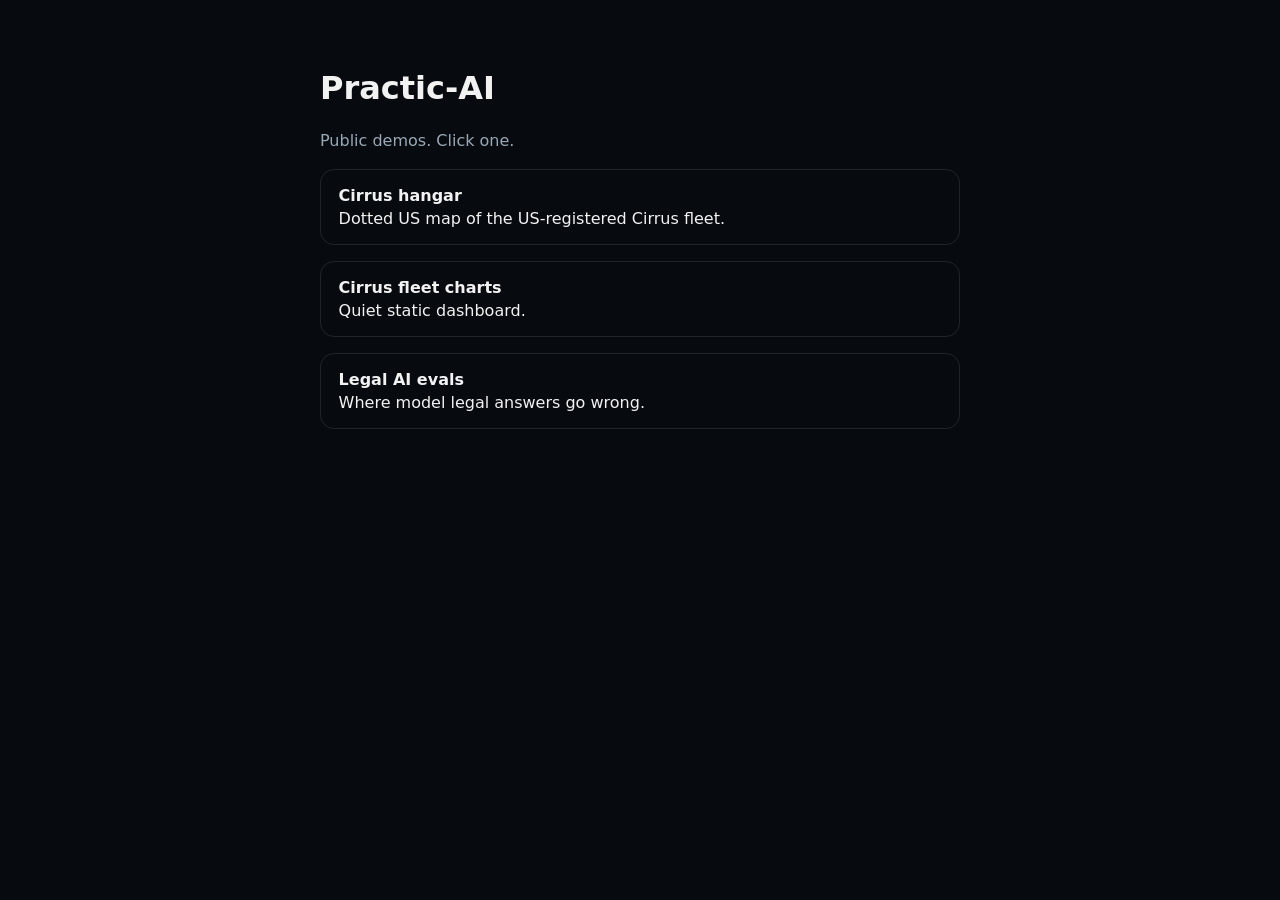
<file: index.html>
<!DOCTYPE html>
<html lang="en">
<head>
  <meta charset="utf-8" />
  <meta name="viewport" content="width=device-width, initial-scale=1" />
  <title>Practic-AI</title>
  <style>
    body { margin: 0; font-family: Segoe UI, system-ui, sans-serif; background: #070b10; color: #f2f2f2; }
    main { max-width: 640px; margin: 0 auto; padding: 3rem 1.25rem; }
    a { color: #c41024; }
    p { color: #9aa7b5; line-height: 1.5; }
    .card { display: block; margin: 1rem 0; padding: 1rem 1.1rem; border: 1px solid rgba(255,255,255,.1); border-radius: 14px; text-decoration: none; color: inherit; }
    .card:hover { border-color: #c41024; }
    .card b { display: block; margin-bottom: .25rem; }
  </style>
</head>
<body>
  <main>
    <h1>Practic-AI</h1>
    <p>Public demos. Click one.</p>
    <a class="card" href="showcase/cirrus-us-fleet/play/">
      <b>Cirrus hangar</b>
      Dotted US map of the US-registered Cirrus fleet.
    </a>
    <a class="card" href="showcase/cirrus-us-fleet/dashboard.html">
      <b>Cirrus fleet charts</b>
      Quiet static dashboard.
    </a>
    <a class="card" href="showcase/legal-ai-evals/showcase/">
      <b>Legal AI evals</b>
      Where model legal answers go wrong.
    </a>
  </main>
</body>
</html>
</file>
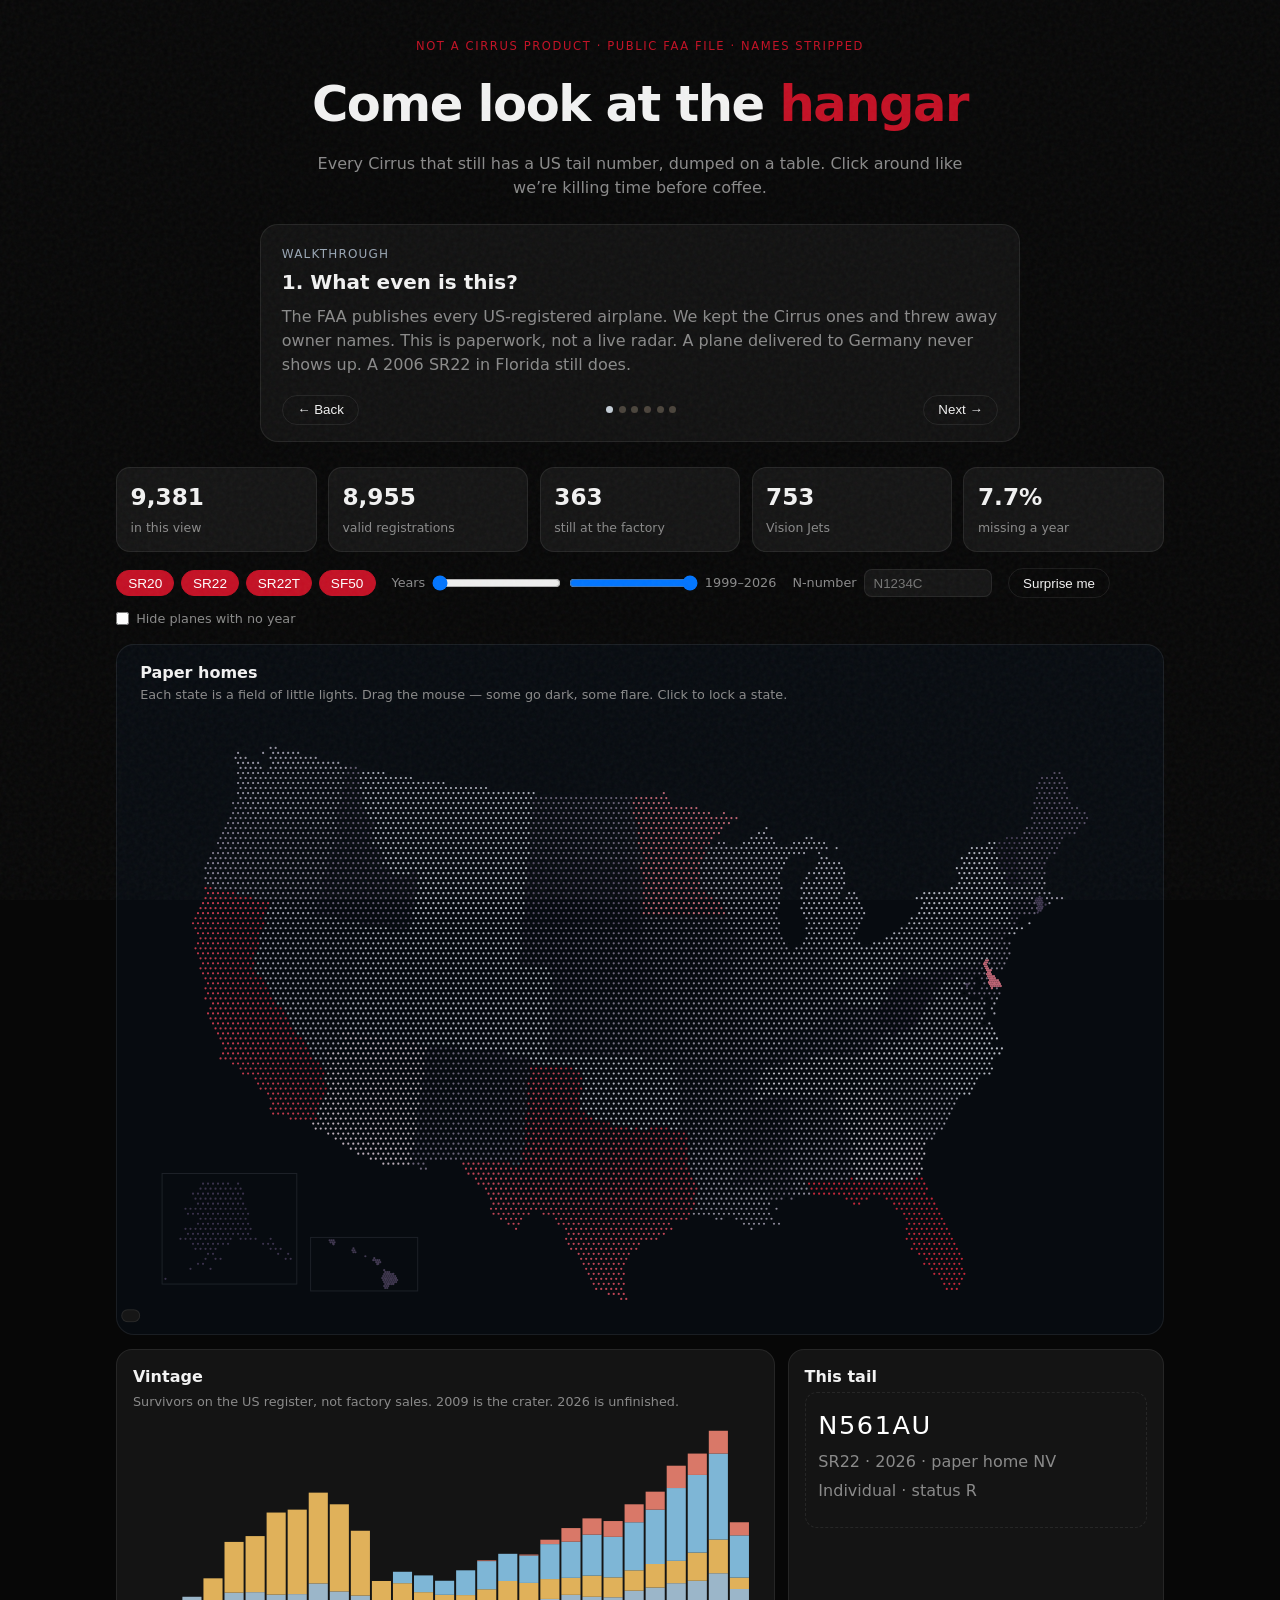
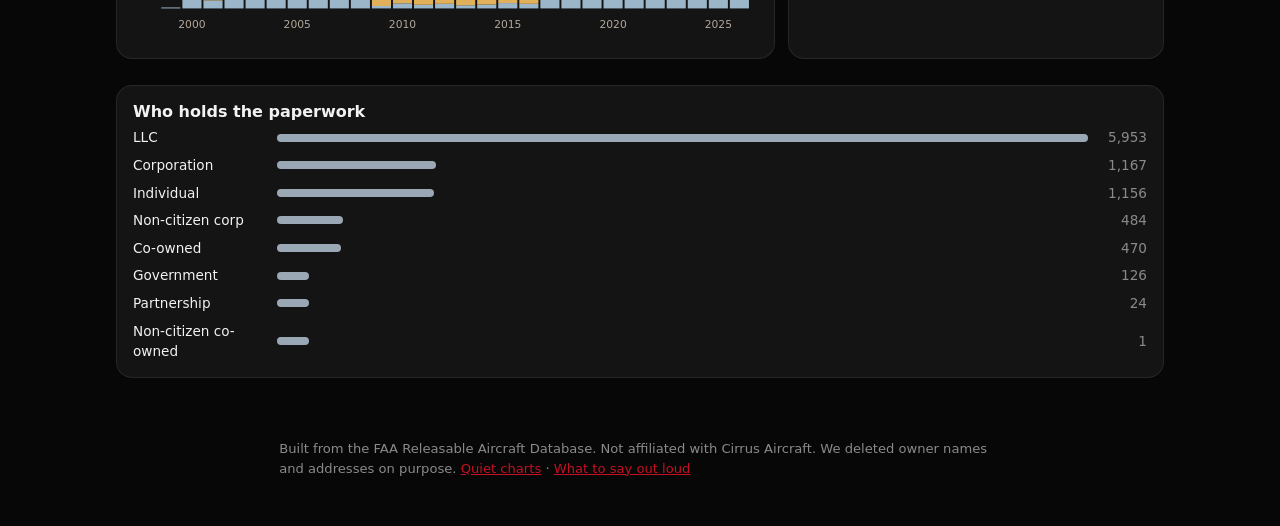
<file: showcase/cirrus-us-fleet/play/index.html>
<!DOCTYPE html>
<html lang="en">
<head>
  <meta charset="UTF-8" />
  <meta name="viewport" content="width=device-width, initial-scale=1" />
  <title>Cirrus hangar — a friend walkthrough</title>
  <link rel="stylesheet" href="style.css" />
</head>
<body>
  <div class="grain"></div>

  <header class="hero">
    <p class="eyebrow">Not a Cirrus product · public FAA file · names stripped</p>
    <h1>Come look at the <span>hangar</span></h1>
    <p class="subtitle">
      Every Cirrus that still has a US tail number, dumped on a table.
      Click around like we’re killing time before coffee.
    </p>
  </header>

  <section class="story" id="story">
    <div class="story-head">
      <p class="kicker">Walkthrough</p>
      <h2 id="storyTitle"></h2>
    </div>
    <p class="story-body" id="storyBody"></p>
    <div class="story-nav">
      <button type="button" id="storyPrev">← Back</button>
      <div class="dots" id="storyDots"></div>
      <button type="button" id="storyNext">Next →</button>
    </div>
  </section>

  <section class="board">
    <div class="kpis" id="kpis"></div>

    <div class="controls">
      <div class="chips" id="modelChips"></div>
      <label class="years">
        Years
        <input type="range" id="yearMin" min="1999" max="2026" value="1999" />
        <input type="range" id="yearMax" min="1999" max="2026" value="2026" />
        <span id="yearLabel">1999–2026</span>
      </label>
      <label class="search">
        N-number
        <input type="search" id="search" placeholder="N1234C" autocomplete="off" />
      </label>
      <button type="button" class="surprise" id="surprise">Surprise me</button>
      <label class="toggle">
        <input type="checkbox" id="knownYear" />
        Hide planes with no year
      </label>
    </div>

    <div class="map-stage" id="mapStage">
      <div class="map-copy">
        <h3>Paper homes</h3>
        <p class="hint">Each state is a field of little lights. Drag the mouse — some go dark, some flare. Click to lock a state.</p>
      </div>
      <div class="map-wrap" id="mapWrap">
        <canvas id="usMap"></canvas>
        <div class="map-tip" hidden></div>
      </div>
    </div>

    <div class="layout">
      <div class="card">
        <h3>Vintage</h3>
        <p class="hint">Survivors on the US register, not factory sales. 2009 is the crater. 2026 is unfinished.</p>
        <svg id="yearChart" viewBox="0 0 640 220" role="img" aria-label="Airframes by year"></svg>
      </div>
      <div class="card pull">
        <h3>This tail</h3>
        <div id="tailCard" class="tail empty">Hit surprise, or type an N-number.</div>
      </div>
    </div>

    <div class="card">
      <h3>Who holds the paperwork</h3>
      <div class="bars" id="regBars"></div>
    </div>
  </section>

  <footer>
    Built from the FAA Releasable Aircraft Database. Not affiliated with Cirrus Aircraft.
    We deleted owner names and addresses on purpose.
    <a href="../dashboard.html">Quiet charts</a> ·
    <a href="../WALKTHROUGH.md">What to say out loud</a>
  </footer>

  <script src="fleet-data.js"></script>
  <script src="dots-data.js"></script>
  <script src="map.js"></script>
  <script src="app.js"></script>
</body>
</html>
</file>
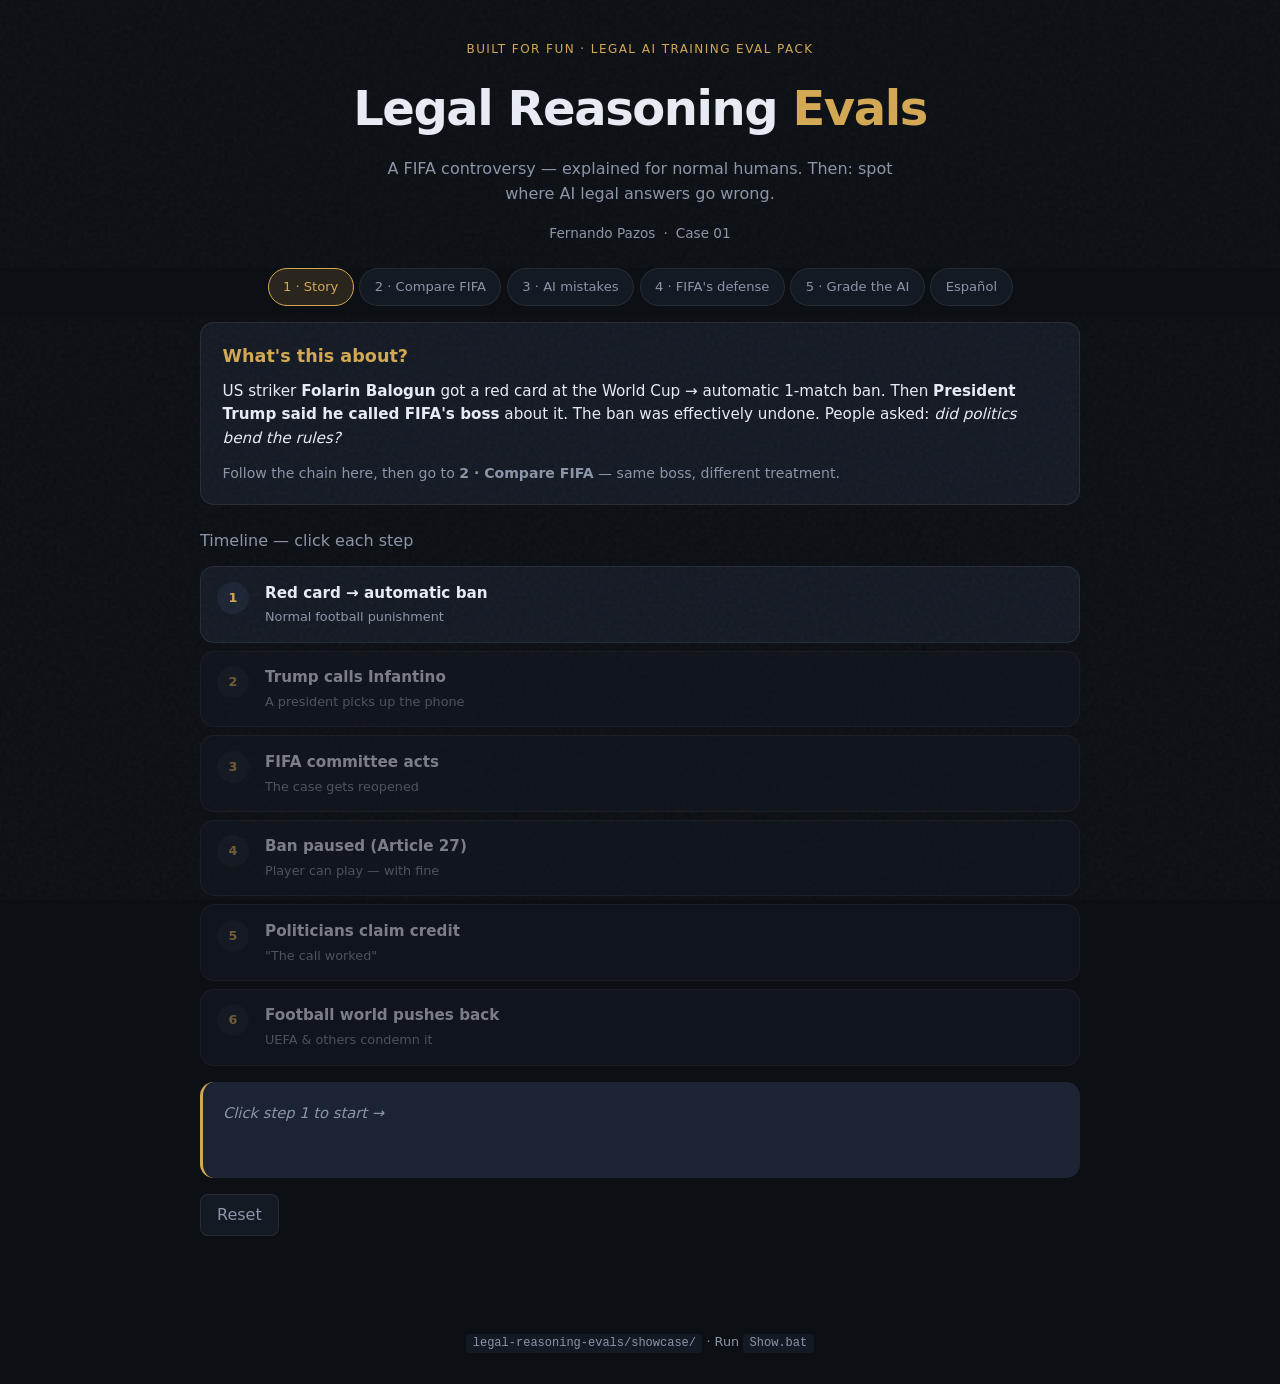
<file: showcase/legal-ai-evals/showcase/index.html>
<!DOCTYPE html>
<html lang="en">
<head>
  <meta charset="UTF-8" />
  <meta name="viewport" content="width=device-width, initial-scale=1" />
  <title>Legal Reasoning Evals — Showcase</title>
  <link rel="stylesheet" href="style.css" />
</head>
<body>
  <div class="grain"></div>

  <header class="hero">
    <p class="eyebrow">Built for fun · Legal AI training eval pack</p>
    <h1>Legal Reasoning <span>Evals</span></h1>
    <p class="subtitle">A FIFA controversy — explained for normal humans. Then: spot where AI legal answers go wrong.</p>
    <div class="hero-meta">
      <span>Fernando Pazos</span>
      <span>·</span>
      <span>Case 01</span>
    </div>
  </header>

  <nav class="tabs" role="tablist">
    <button class="tab active" data-panel="timeline">1 · Story</button>
    <button class="tab" data-panel="pattern">2 · Compare FIFA</button>
    <button class="tab" data-panel="compare">3 · AI mistakes</button>
    <button class="tab" data-panel="steelman">4 · FIFA's defense</button>
    <button class="tab" data-panel="rubric">5 · Grade the AI</button>
    <button class="tab" data-panel="spanish">Español</button>
  </nav>

  <main>
    <!-- TIMELINE -->
    <section id="timeline" class="panel active">
      <div class="primer">
        <h2>What's this about?</h2>
        <p>US striker <strong>Folarin Balogun</strong> got a red card at the World Cup → automatic 1-match ban. Then <strong>President Trump said he called FIFA's boss</strong> about it. The ban was effectively undone. People asked: <em>did politics bend the rules?</em></p>
        <p class="primer-foot">Follow the chain here, then go to <strong>2 · Compare FIFA</strong> — same boss, different treatment.</p>
      </div>
      <h2 class="section-label">Timeline — click each step</h2>
      <div class="timeline-track" id="timelineTrack"></div>
      <div class="timeline-detail" id="timelineDetail">
        <p class="placeholder">Click step 1 to start →</p>
      </div>
      <button class="btn ghost" id="timelineReset">Reset</button>
    </section>

    <!-- PATTERN / ASYMMETRY -->
    <section id="pattern" class="panel">
      <div class="primer">
        <h2>Same FIFA boss — different treatment?</h2>
        <p>In <strong>2022</strong>, FIFA's president suspended <strong>Kenya and Zimbabwe</strong> when their <em>governments</em> took over football federations. In <strong>2026</strong>, a <em>U.S. president called</em> about one player's red card — and that player got to play.</p>
        <p class="primer-foot"><strong>Tap each box below.</strong> When you've read all three, the conclusion unlocks.</p>
      </div>

      <div class="pattern-grid" id="patternGrid"></div>

      <table class="compare-table" id="compareTable">
        <thead>
          <tr>
            <th></th>
            <th>Kenya / Zimbabwe (2022)</th>
            <th>Balogun (2026)</th>
          </tr>
        </thead>
        <tbody id="compareTableBody"></tbody>
      </table>

      <div class="conclusion-box locked" id="conclusionBox">
        <h3>Conclusion <span class="lock-label" id="lockLabel">(read all 3 boxes first)</span></h3>
        <div id="conclusionContent" class="conclusion-hidden">
          <p>FIFA treats <strong>government touch</strong> as an integrity emergency when it's African federations — matches stopped, funding cut.</p>
          <p>When a <strong>superpower president</strong> called about <strong>one sanction</strong>, the outcome bent the other way: review, rule citation, player plays.</p>
          <p class="conclusion-punch">Infantino says he takes calls from leaders all the time. Fine — but <em>taking calls</em> is not the same as <em>opening a case-specific review that ends in your favor</em>.</p>
          <p class="conclusion-final">That's the unequal-access argument — not "Trump bribed FIFA," but <strong>why was this intervention entertained, and why the soft landing?</strong></p>
        </div>
      </div>
    </section>

    <!-- COMPARE -->
    <section id="compare" class="panel">
      <div class="primer">
        <h2>Why compare AI answers?</h2>
        <p>ChatGPT (and other models) often give <strong>vague, hedge-everything</strong> legal takes on news like this. This tab shows what they get wrong — in plain English — and the sharper fix.</p>
        <p class="primer-foot"><strong>How to use:</strong> click a mistake on the left → the right panel updates with the explanation.</p>
      </div>

      <div class="compare-grid">
        <article class="card bad">
          <h3>❌ What AI typically says</h3>
          <p class="card-sub">Tap a mistake</p>
          <div id="flawList"></div>
        </article>
        <article class="card good" id="goodPanel">
          <h3>✓ What's wrong & how to fix it</h3>
          <div id="goodContent" class="good-content">
            <p class="placeholder">← Pick a mistake on the left</p>
          </div>
        </article>
      </div>
      <p class="anchor" id="anchorQuestion"></p>
    </section>

    <!-- STEELMAN -->
    <section id="steelman" class="panel">
      <div class="primer">
        <h2>FIFA's real excuse</h2>
        <p>Not "we felt like it." They say they used <strong>Article 27</strong> of their rulebook — same as other players. Tap each card to see why that still doesn't fully clear them.</p>
      </div>
      <div class="steelman-grid" id="steelmanGrid"></div>
    </section>

    <!-- RUBRIC -->
    <section id="rubric" class="panel">
      <div class="primer">
        <h2>Grade the AI answer</h2>
        <p>Read the <strong>bad AI paragraph</strong> below. Rate how good it is on each point: <strong>0 = fails</strong>, <strong>1 = partly</strong>, <strong>2 = nails it</strong>. This bad sample should score <strong>low</strong> (around 0–6 total).</p>
      </div>

      <blockquote class="sample-ai" id="sampleAi"></blockquote>

      <div class="score-legend">
        <span><strong>0</strong> = missing or wrong</span>
        <span><strong>1</strong> = mentioned but weak</span>
        <span><strong>2</strong> = clear and correct</span>
      </div>

      <div class="score-banner" id="scoreBanner">
        <span class="score-num" id="scoreNum">0</span>
        <span class="score-label">/ <span id="scoreMax">14</span></span>
        <span class="verdict" id="verdict">Answer the questions below</span>
      </div>
      <div class="rubric-rows" id="rubricRows"></div>
    </section>

    <!-- SPANISH -->
    <section id="spanish" class="panel">
      <h2>Addendum · Español</h2>
      <div class="lang-card">
        <h3>De qué se trata</h3>
        <p>Roja a Balogun → Trump llama a Infantino → la sanción se suspende. ¿Influyó la política?</p>
        <h3>Pregunta ancla</h3>
        <p class="big-quote">¿Por qué se admitió la intervención presidencial antes de que este caso entrara al Art. 27?</p>
        <h3>Defensa real</h3>
        <p>FIFA invoca el <strong>Art. 27</strong> y precedentes (Ronaldo, Otamendi, Caicedo).</p>
        <h3>Réplica</h3>
        <p><strong>Misma herramienta normativa, distinto punto de entrada.</strong> En Balogun consta contacto presidencial previo.</p>
        <h3>Asimetría (2022)</h3>
        <p>FIFA suspendió a Kenia y Zimbabue por interferencia gubernamental. Ante la llamada de Trump sobre una roja — alivio vía Art. 27. Mismo presidente de FIFA, distinto trato.</p>
      </div>
    </section>
  </main>

  <footer>
    <p><code>legal-reasoning-evals/showcase/</code> · Run <code>Show.bat</code></p>
  </footer>

  <script src="app.js"></script>
</body>
</html>
</file>
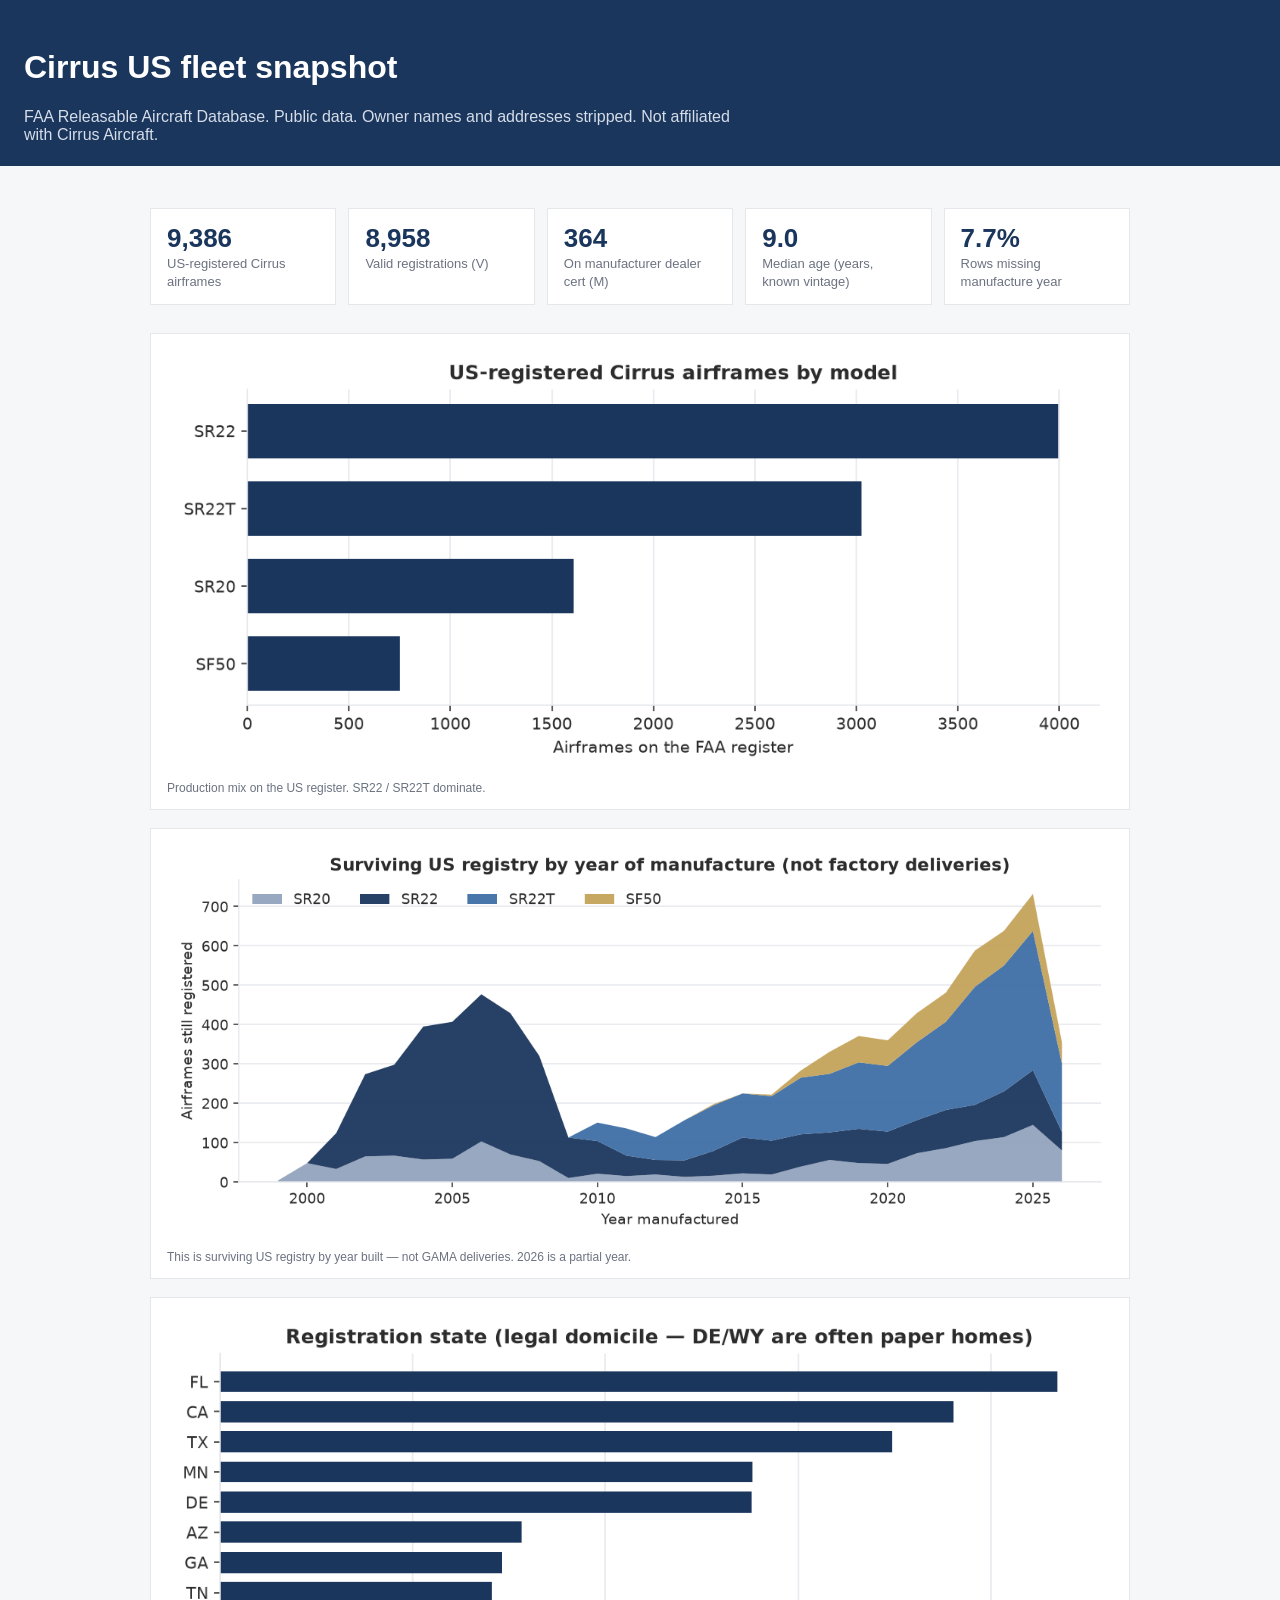
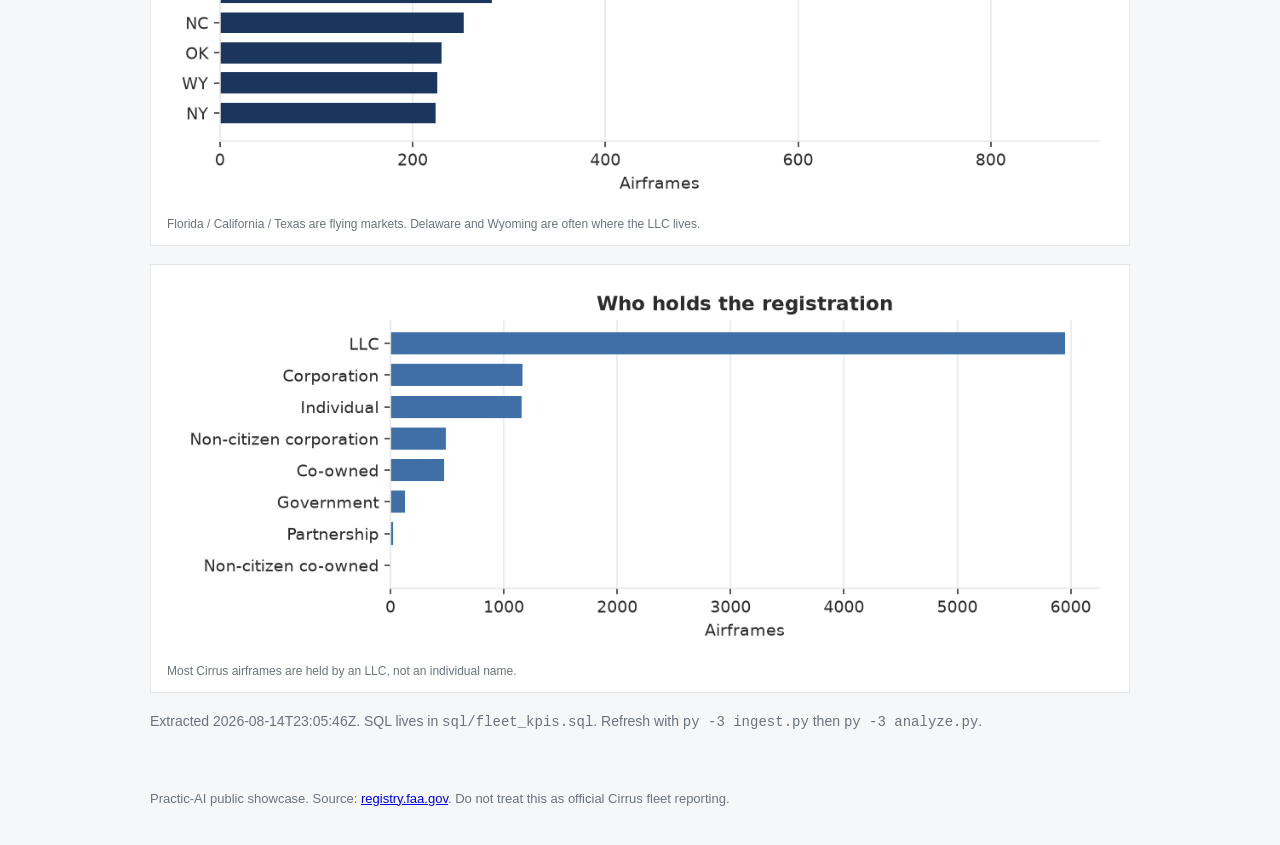
<file: showcase/cirrus-us-fleet/dashboard.html>
<!DOCTYPE html>
<html lang="en">
<head>
  <meta charset="utf-8" />
  <meta name="viewport" content="width=device-width, initial-scale=1" />
  <title>Cirrus US fleet snapshot — Practic-AI</title>
  <style>
    :root { --navy:#1B365D; --gold:#C4A35A; --ink:#1f2937; --muted:#6b7280; --bg:#f6f7f9; }
    body { margin:0; font-family: Calibri, Segoe UI, sans-serif; color:var(--ink); background:var(--bg); }
    header { background:var(--navy); color:#fff; padding:28px 24px 22px; }
    header p { margin:6px 0 0; color:#d5dde8; max-width:720px; }
    main { max-width:980px; margin:0 auto; padding:24px; }
    .kpis { display:grid; grid-template-columns:repeat(auto-fit,minmax(160px,1fr)); gap:12px; margin:18px 0 28px; }
    .kpi { background:#fff; border:1px solid #e5e7eb; padding:14px 16px; }
    .kpi b { display:block; font-size:26px; color:var(--navy); }
    .kpi span { color:var(--muted); font-size:13px; }
    figure { background:#fff; border:1px solid #e5e7eb; padding:12px 12px 6px; margin:0 0 18px; }
    figure img { width:100%; height:auto; display:block; }
    figcaption { color:var(--muted); font-size:12px; padding:6px 4px 8px; }
    .note { font-size:14px; color:var(--muted); line-height:1.45; }
    footer { padding:20px 24px 40px; color:var(--muted); font-size:13px; max-width:980px; margin:0 auto; }
  </style>
</head>
<body>
  <header>
    <h1>Cirrus US fleet snapshot</h1>
    <p>FAA Releasable Aircraft Database. Public data. Owner names and addresses stripped. Not affiliated with Cirrus Aircraft.</p>
  </header>
  <main>
    <div class="kpis">
      <div class="kpi"><b>9,386</b><span>US-registered Cirrus airframes</span></div>
      <div class="kpi"><b>8,958</b><span>Valid registrations (V)</span></div>
      <div class="kpi"><b>364</b><span>On manufacturer dealer cert (M)</span></div>
      <div class="kpi"><b>9.0</b><span>Median age (years, known vintage)</span></div>
      <div class="kpi"><b>7.7%</b><span>Rows missing manufacture year</span></div>
    </div>
    <figure>
      <img src="output/charts/by_model.png" alt="Airframes by model" />
      <figcaption>Production mix on the US register. SR22 / SR22T dominate.</figcaption>
    </figure>
    <figure>
      <img src="output/charts/by_year.png" alt="Vintage stack" />
      <figcaption>This is surviving US registry by year built — not GAMA deliveries. 2026 is a partial year.</figcaption>
    </figure>
    <figure>
      <img src="output/charts/by_state.png" alt="Registration state" />
      <figcaption>Florida / California / Texas are flying markets. Delaware and Wyoming are often where the LLC lives.</figcaption>
    </figure>
    <figure>
      <img src="output/charts/by_registrant.png" alt="Registrant type" />
      <figcaption>Most Cirrus airframes are held by an LLC, not an individual name.</figcaption>
    </figure>
    <p class="note">Extracted 2026-08-14T23:05:46Z. SQL lives in <code>sql/fleet_kpis.sql</code>. Refresh with <code>py -3 ingest.py</code> then <code>py -3 analyze.py</code>.</p>
  </main>
  <footer>
    Practic-AI public showcase. Source: <a href="https://registry.faa.gov/database/ReleasableAircraft.zip">registry.faa.gov</a>.
    Do not treat this as official Cirrus fleet reporting.
  </footer>
</body>
</html>
</file>
<file: showcase/cirrus-us-fleet/play/style.css>
:root {
  --bg: #070707;
  --surface: #111111;
  --card: #141414;
  --ink: #f2f2f2;
  --muted: #8a8a8a;
  --gold: #c4cdd6;
  --sky: #9aa7b5;
  --red: #c41024;
  --navy: #0b1c33;
  --line: rgba(255, 255, 255, 0.08);
  --font: "Segoe UI", system-ui, sans-serif;
}

* { box-sizing: border-box; margin: 0; padding: 0; }

body {
  font-family: var(--font);
  background: var(--bg);
  color: var(--ink);
  min-height: 100vh;
  line-height: 1.5;
}

.grain {
  pointer-events: none;
  position: fixed;
  inset: 0;
  opacity: 0.05;
  background-image: url("data:image/svg+xml,%3Csvg viewBox='0 0 256 256' xmlns='http://www.w3.org/2000/svg'%3E%3Cfilter id='n'%3E%3CfeTurbulence type='fractalNoise' baseFrequency='0.85' numOctaves='4' stitchTiles='stitch'/%3E%3C/filter%3E%3Crect width='100%25' height='100%25' filter='url(%23n)'/%3E%3C/svg%3E");
}

.hero {
  text-align: center;
  padding: 2.4rem 1.2rem 1rem;
  max-width: 720px;
  margin: 0 auto;
}

.eyebrow {
  color: var(--red);
  letter-spacing: 0.14em;
  text-transform: uppercase;
  font-size: 0.72rem;
  margin-bottom: 0.7rem;
}

.hero h1 {
  font-size: clamp(2rem, 6vw, 3.1rem);
  letter-spacing: -0.03em;
  font-weight: 720;
}

.hero h1 span { color: var(--red); }

.subtitle {
  color: var(--muted);
  margin-top: 0.7rem;
}

.story {
  max-width: 760px;
  margin: 0.5rem auto 1.6rem;
  background: var(--surface);
  border: 1px solid var(--line);
  border-radius: 18px;
  padding: 1.2rem 1.3rem 1rem;
}

.kicker {
  color: var(--sky);
  font-size: 0.75rem;
  letter-spacing: 0.1em;
  text-transform: uppercase;
}

.story h2 { font-size: 1.25rem; margin: 0.25rem 0 0.55rem; }

.story-body { color: var(--muted); min-height: 4.6rem; }

.story-nav {
  display: flex;
  align-items: center;
  justify-content: space-between;
  gap: 0.8rem;
  margin-top: 1rem;
}

.story-nav button, .surprise {
  background: transparent;
  color: var(--ink);
  border: 1px solid var(--line);
  border-radius: 999px;
  padding: 0.4rem 0.9rem;
  cursor: pointer;
}

.story-nav button:hover, .surprise:hover { border-color: var(--gold); color: var(--gold); }

.dots { display: flex; gap: 0.35rem; }
.dots i {
  width: 7px; height: 7px; border-radius: 99px;
  background: #4a433b; display: block;
}
.dots i.on { background: var(--gold); }

.board { max-width: 1080px; margin: 0 auto; padding: 0 1rem 3rem; }

.kpis {
  display: grid;
  grid-template-columns: repeat(auto-fit, minmax(140px, 1fr));
  gap: 0.7rem;
  margin-bottom: 1rem;
}

.kpi {
  background: var(--card);
  border: 1px solid var(--line);
  border-radius: 14px;
  padding: 0.75rem 0.85rem;
}

.kpi b { display: block; font-size: 1.45rem; color: #f2f2f2; }
.kpi span { color: var(--muted); font-size: 0.78rem; }

.controls {
  display: flex;
  flex-wrap: wrap;
  gap: 0.7rem 1rem;
  align-items: center;
  margin: 0.4rem 0 1rem;
}

.chips { display: flex; flex-wrap: wrap; gap: 0.4rem; }

.chip {
  border: 1px solid var(--line);
  background: transparent;
  color: var(--muted);
  border-radius: 999px;
  padding: 0.28rem 0.7rem;
  cursor: pointer;
  font-size: 0.85rem;
}

.chip.on { color: #fff; background: var(--red); border-color: var(--red); }

.years, .search, .toggle {
  color: var(--muted);
  font-size: 0.8rem;
  display: flex;
  align-items: center;
  gap: 0.45rem;
}

.search input {
  background: var(--card);
  border: 1px solid var(--line);
  color: var(--ink);
  border-radius: 8px;
  padding: 0.35rem 0.55rem;
  width: 8rem;
}

.layout {
  display: grid;
  grid-template-columns: 1.4fr 0.8fr;
  gap: 0.8rem;
  margin-bottom: 0.8rem;
}

@media (max-width: 800px) {
  .layout { grid-template-columns: 1fr; }
}

.card {
  background: var(--card);
  border: 1px solid var(--line);
  border-radius: 16px;
  padding: 0.9rem 1rem 1rem;
  margin-bottom: 0.8rem;
}

.card h3 { font-size: 1rem; margin-bottom: 0.2rem; }
.hint { color: var(--muted); font-size: 0.8rem; margin-bottom: 0.6rem; }

.tail {
  min-height: 8.5rem;
  border: 1px dashed var(--line);
  border-radius: 12px;
  padding: 0.8rem;
}

.tail.empty { color: var(--muted); }
.tail .n { font-size: 1.6rem; letter-spacing: 0.06em; color: #fff; }
.tail .meta { color: var(--muted); margin-top: 0.35rem; }

.map-stage {
  background: #070b10;
  border: 1px solid var(--line);
  border-radius: 18px;
  padding: 1rem 0.85rem 0.55rem;
  margin-bottom: 0.9rem;
}

.map-copy { padding: 0 0.6rem 0.4rem; }
.map-copy h3 { font-size: 1rem; }

.map-wrap { position: relative; width: 100%; }
.map-wrap canvas { display: block; width: 100%; height: auto; }

.map-tip {
  position: absolute;
  transform: translate(-50%, -120%);
  pointer-events: none;
  background: #161616;
  border: 1px solid var(--line);
  color: var(--ink);
  border-radius: 10px;
  padding: 0.35rem 0.55rem;
  font-size: 0.8rem;
  display: flex;
  flex-direction: column;
  gap: 0.05rem;
  white-space: nowrap;
}
.map-tip b { font-weight: 650; }
.map-tip span { color: var(--muted); font-size: 0.74rem; }

.bars { display: grid; gap: 0.45rem; }

.bar-row { display: grid; grid-template-columns: 8.5rem 1fr 3.2rem; gap: 0.5rem; align-items: center; font-size: 0.85rem; }
.bar-row i {
  display: block;
  height: 8px;
  background: var(--sky);
  border-radius: 99px;
}
.bar-row span:last-child { text-align: right; color: var(--muted); }

footer {
  max-width: 760px;
  margin: 0 auto;
  padding: 0 1.2rem 3rem;
  color: var(--muted);
  font-size: 0.82rem;
}

footer a { color: var(--red); }
</file>
<file: showcase/legal-ai-evals/showcase/style.css>
:root {
  --bg: #0c0f14;
  --surface: #141a24;
  --surface2: #1c2433;
  --text: #e8ecf4;
  --muted: #8b95a8;
  --gold: #d4a853;
  --green: #3ecf8e;
  --red: #f07178;
  --blue: #6eb5ff;
  --border: rgba(255, 255, 255, 0.08);
  --radius: 14px;
  --font: "Segoe UI", system-ui, sans-serif;
  --mono: "Cascadia Code", Consolas, monospace;
}

* { box-sizing: border-box; margin: 0; padding: 0; }

body {
  font-family: var(--font);
  background: var(--bg);
  color: var(--text);
  line-height: 1.55;
  min-height: 100vh;
}

.grain {
  pointer-events: none;
  position: fixed;
  inset: 0;
  opacity: 0.04;
  background-image: url("data:image/svg+xml,%3Csvg viewBox='0 0 256 256' xmlns='http://www.w3.org/2000/svg'%3E%3Cfilter id='n'%3E%3CfeTurbulence type='fractalNoise' baseFrequency='0.9' numOctaves='4' stitchTiles='stitch'/%3E%3C/filter%3E%3Crect width='100%25' height='100%25' filter='url(%23n)'/%3E%3C/svg%3E");
}

.hero {
  text-align: center;
  padding: 2.5rem 1.5rem 1.5rem;
  max-width: 720px;
  margin: 0 auto;
}

.eyebrow {
  font-size: 0.75rem;
  letter-spacing: 0.12em;
  text-transform: uppercase;
  color: var(--gold);
  margin-bottom: 0.75rem;
}

.hero h1 {
  font-size: clamp(2rem, 5vw, 3rem);
  font-weight: 700;
  letter-spacing: -0.03em;
}

.hero h1 span { color: var(--gold); }

.subtitle { color: var(--muted); margin-top: 0.75rem; font-size: 1rem; max-width: 540px; margin-inline: auto; }

.hero-meta {
  margin-top: 1rem;
  font-size: 0.85rem;
  color: var(--muted);
  display: flex;
  gap: 0.5rem;
  justify-content: center;
}

.tabs {
  display: flex;
  gap: 0.35rem;
  justify-content: center;
  flex-wrap: wrap;
  padding: 0 1rem 1rem;
  position: sticky;
  top: 0;
  z-index: 10;
  background: linear-gradient(var(--bg) 80%, transparent);
}

.tab {
  font: inherit;
  font-size: 0.82rem;
  padding: 0.5rem 0.9rem;
  border: 1px solid var(--border);
  border-radius: 999px;
  background: var(--surface);
  color: var(--muted);
  cursor: pointer;
  transition: 0.2s ease;
}

.tab:hover { color: var(--text); border-color: rgba(212, 168, 83, 0.35); }

.tab.active {
  background: rgba(212, 168, 83, 0.15);
  color: var(--gold);
  border-color: var(--gold);
}

main {
  max-width: 920px;
  margin: 0 auto;
  padding: 0 1.25rem 4rem;
}

.panel { display: none; animation: fade 0.35s ease; }
.panel.active { display: block; }

@keyframes fade {
  from { opacity: 0; transform: translateY(8px); }
  to { opacity: 1; transform: none; }
}

/* Primer boxes */
.primer {
  padding: 1.25rem 1.35rem;
  background: var(--surface);
  border: 1px solid var(--border);
  border-radius: var(--radius);
  margin-bottom: 1.5rem;
}

.primer h2 { font-size: 1.1rem; margin-bottom: 0.6rem; color: var(--gold); }
.primer p { font-size: 0.95rem; color: var(--text); margin-bottom: 0.5rem; }
.primer p:last-child { margin-bottom: 0; }
.primer-foot { color: var(--muted) !important; font-size: 0.88rem !important; margin-top: 0.75rem !important; }

.section-label { font-size: 1rem; color: var(--muted); margin-bottom: 0.75rem; font-weight: 500; }

/* Timeline */
.timeline-track { display: flex; flex-direction: column; gap: 0.5rem; }

.t-step {
  display: flex;
  align-items: flex-start;
  gap: 1rem;
  padding: 0.9rem 1rem;
  background: var(--surface);
  border: 1px solid var(--border);
  border-radius: var(--radius);
  cursor: pointer;
  transition: 0.2s;
  opacity: 0.5;
}

.t-step.revealed { opacity: 1; }
.t-step.active { border-color: var(--gold); background: var(--surface2); opacity: 1; }

.t-num {
  flex-shrink: 0;
  width: 2rem;
  height: 2rem;
  border-radius: 50%;
  background: var(--surface2);
  display: grid;
  place-items: center;
  font-size: 0.8rem;
  font-weight: 700;
  color: var(--gold);
}

.t-text-wrap { display: flex; flex-direction: column; gap: 0.15rem; }
.t-text { font-weight: 600; font-size: 0.95rem; }
.t-plain { font-size: 0.8rem; color: var(--muted); }

.timeline-detail {
  margin-top: 1rem;
  padding: 1.25rem;
  background: var(--surface2);
  border-radius: var(--radius);
  border-left: 3px solid var(--gold);
  min-height: 6rem;
  font-size: 0.92rem;
}

.timeline-detail .placeholder { color: var(--muted); font-style: italic; }
.timeline-detail strong { color: var(--gold); }
.timeline-detail em { color: var(--blue); font-style: normal; }

/* Pattern / asymmetry */
.pattern-grid {
  display: grid;
  grid-template-columns: repeat(3, 1fr);
  gap: 0.75rem;
  margin-bottom: 1.25rem;
}

@media (max-width: 750px) {
  .pattern-grid { grid-template-columns: 1fr; }
}

.pattern-card {
  padding: 1rem;
  background: var(--surface);
  border: 1px solid var(--border);
  border-radius: var(--radius);
  cursor: pointer;
  transition: 0.25s;
  position: relative;
}

.pattern-card.outcome-hard { border-top: 3px solid var(--red); }
.pattern-card.outcome-soft { border-top: 3px solid var(--green); }
.pattern-card.open { background: var(--surface2); border-color: var(--gold); }

.pattern-flag { font-size: 1.5rem; }
.pattern-card h4 { font-size: 0.95rem; margin-top: 0.35rem; }
.pattern-sub { font-size: 0.78rem; color: var(--muted); margin-top: 0.15rem; }

.pattern-outcome-tag {
  display: inline-block;
  margin-top: 0.5rem;
  font-size: 0.7rem;
  font-weight: 600;
  text-transform: uppercase;
  letter-spacing: 0.04em;
  padding: 0.2rem 0.5rem;
  border-radius: 6px;
}

.outcome-hard .pattern-outcome-tag { background: rgba(240, 113, 120, 0.15); color: var(--red); }
.outcome-soft .pattern-outcome-tag { background: rgba(62, 207, 142, 0.15); color: var(--green); }

.pattern-body {
  margin-top: 0.75rem;
  font-size: 0.82rem;
  line-height: 1.55;
  color: var(--text);
}

.pattern-body.hidden { display: none; }
.pattern-cta { display: block; margin-top: 0.6rem; font-size: 0.72rem; color: var(--muted); }

.compare-table {
  width: 100%;
  border-collapse: collapse;
  font-size: 0.82rem;
  margin-bottom: 1.25rem;
}

.compare-table th,
.compare-table td {
  padding: 0.65rem 0.75rem;
  border: 1px solid var(--border);
  text-align: left;
  vertical-align: top;
}

.compare-table th {
  background: var(--surface);
  color: var(--gold);
  font-size: 0.75rem;
}

.compare-table .row-label { font-weight: 600; color: var(--muted); width: 22%; }
.compare-table td:nth-child(2) { background: rgba(240, 113, 120, 0.04); }
.compare-table td:nth-child(3) { background: rgba(62, 207, 142, 0.04); }

.conclusion-box {
  padding: 1.25rem 1.35rem;
  background: var(--surface);
  border: 1px solid var(--gold);
  border-radius: var(--radius);
}

.conclusion-box.locked {
  border-color: var(--border);
  opacity: 0.55;
}

.conclusion-box h3 { font-size: 1rem; color: var(--gold); margin-bottom: 0.75rem; }
.lock-label { font-size: 0.8rem; color: var(--muted); font-weight: 400; }

.conclusion-hidden { display: none; }
.conclusion-box:not(.locked) .conclusion-hidden { display: block; }

.conclusion-box p { font-size: 0.9rem; margin-bottom: 0.6rem; }
.conclusion-punch { font-style: italic; color: var(--blue); margin-top: 0.75rem !important; }
.conclusion-final { font-weight: 600; color: var(--gold); margin-bottom: 0 !important; }

/* Compare */
.compare-grid {
  display: grid;
  grid-template-columns: 1fr 1.15fr;
  gap: 1rem;
  align-items: start;
}

@media (max-width: 750px) {
  .compare-grid { grid-template-columns: 1fr; }
}

.card {
  padding: 1.15rem;
  border-radius: var(--radius);
  border: 1px solid var(--border);
  min-height: 320px;
}

.card.bad { background: rgba(240, 113, 120, 0.05); border-color: rgba(240, 113, 120, 0.22); }
.card.good {
  background: rgba(62, 207, 142, 0.05);
  border-color: rgba(62, 207, 142, 0.22);
  transition: box-shadow 0.4s ease, border-color 0.3s;
}

.card.good.highlight {
  border-color: var(--green);
  box-shadow: 0 0 0 2px rgba(62, 207, 142, 0.25);
}

.card h3 { font-size: 0.92rem; margin-bottom: 0.25rem; }
.card-sub { font-size: 0.78rem; color: var(--muted); margin-bottom: 0.85rem; }

.flaw {
  padding: 0.7rem 0.85rem;
  margin-bottom: 0.45rem;
  background: var(--bg);
  border-radius: 10px;
  cursor: pointer;
  border: 1px solid transparent;
  transition: 0.2s;
}

.flaw:hover { border-color: rgba(240, 113, 120, 0.4); }
.flaw.active {
  border-color: var(--red);
  background: rgba(240, 113, 120, 0.1);
}

.flaw-title { font-weight: 600; font-size: 0.88rem; }
.flaw-teaser {
  font-size: 0.78rem;
  color: var(--muted);
  margin-top: 0.2rem;
  white-space: nowrap;
  overflow: hidden;
  text-overflow: ellipsis;
}

.flaw.active .flaw-teaser { color: var(--text); white-space: normal; }

.good-content .placeholder { color: var(--muted); font-style: italic; padding: 2rem 0; text-align: center; }

.good-headline {
  font-size: 1.05rem;
  color: var(--green);
  margin-bottom: 1rem;
  padding-bottom: 0.75rem;
  border-bottom: 1px solid var(--border);
}

.good-section { margin-bottom: 0.85rem; }
.good-section .label {
  display: block;
  font-size: 0.68rem;
  text-transform: uppercase;
  letter-spacing: 0.07em;
  color: var(--muted);
  margin-bottom: 0.3rem;
}

.good-section p { font-size: 0.88rem; }
.good-section .ai-quote { font-style: italic; color: var(--red); opacity: 0.9; }

.jargon-box {
  padding: 0.65rem 0.75rem;
  background: rgba(110, 181, 255, 0.06);
  border-radius: 8px;
  border-left: 2px solid var(--blue);
}

.fix-box {
  padding: 0.65rem 0.75rem;
  background: rgba(62, 207, 142, 0.06);
  border-radius: 8px;
  border-left: 2px solid var(--green);
}

.anchor {
  margin-top: 1.25rem;
  text-align: center;
  font-size: 1rem;
  color: var(--gold);
  padding: 0.85rem;
  background: var(--surface);
  border-radius: var(--radius);
}

/* Steelman */
.steelman-grid { display: flex; flex-direction: column; gap: 0.75rem; }

.steelman-card {
  padding: 1.1rem 1.25rem;
  background: var(--surface);
  border: 1px solid var(--border);
  border-radius: var(--radius);
  cursor: pointer;
  transition: 0.25s;
}

.steelman-card:hover { border-color: var(--blue); }
.steelman-card.revealed { border-color: var(--green); background: rgba(62, 207, 142, 0.05); }

.steelman-label { font-size: 0.68rem; text-transform: uppercase; letter-spacing: 0.08em; color: var(--muted); }
.steelman-defense { margin-top: 0.4rem; font-weight: 500; font-size: 0.95rem; }
.steelman-counter {
  display: none;
  margin-top: 0.75rem;
  padding-top: 0.75rem;
  border-top: 1px solid var(--border);
  font-size: 0.88rem;
  color: var(--green);
  line-height: 1.5;
}

.steelman-card.revealed .steelman-counter { display: block; }

/* Rubric */
.sample-ai {
  padding: 1.15rem 1.25rem;
  background: rgba(240, 113, 120, 0.08);
  border-left: 3px solid var(--red);
  border-radius: var(--radius);
  font-style: italic;
  font-size: 0.92rem;
  color: var(--muted);
  margin-bottom: 1rem;
  line-height: 1.6;
}

.score-legend {
  display: flex;
  flex-wrap: wrap;
  gap: 1rem;
  font-size: 0.8rem;
  color: var(--muted);
  margin-bottom: 1rem;
}

.score-banner {
  display: flex;
  align-items: baseline;
  gap: 0.5rem;
  padding: 1rem 1.25rem;
  background: var(--surface);
  border-radius: var(--radius);
  margin-bottom: 0.5rem;
  flex-wrap: wrap;
}

.score-num { font-size: 2.2rem; font-weight: 700; color: var(--gold); }
.score-label { color: var(--muted); font-size: 1.1rem; }
.verdict { margin-left: auto; font-weight: 600; font-size: 0.9rem; }
.verdict.pass { color: var(--green); }
.verdict.fail { color: var(--red); }

.rubric-row {
  display: grid;
  grid-template-columns: 1fr auto;
  gap: 1rem;
  align-items: start;
  padding: 1rem 0;
  border-bottom: 1px solid var(--border);
}

.rubric-text { display: flex; flex-direction: column; gap: 0.25rem; }
.rubric-q { font-size: 0.92rem; font-weight: 600; }
.rubric-hint { font-size: 0.8rem; color: var(--muted); }
.rubric-check { font-size: 0.75rem; color: var(--blue); }

.score-btns { display: flex; gap: 0.35rem; padding-top: 0.15rem; }

.score-btn {
  width: 2.4rem;
  height: 2.4rem;
  border: 1px solid var(--border);
  border-radius: 8px;
  background: var(--surface);
  color: var(--muted);
  font: inherit;
  font-weight: 700;
  cursor: pointer;
  transition: 0.15s;
}

.score-btn:hover { color: var(--text); border-color: var(--gold); }
.score-btn.selected { background: var(--gold); color: var(--bg); border-color: var(--gold); }

/* Spanish */
.lang-card {
  padding: 1.5rem;
  background: var(--surface);
  border-radius: var(--radius);
  border: 1px solid var(--border);
}

.lang-card h3 {
  font-size: 0.8rem;
  text-transform: uppercase;
  letter-spacing: 0.06em;
  color: var(--gold);
  margin: 1.25rem 0 0.5rem;
}

.lang-card h3:first-child { margin-top: 0; }

.big-quote { font-size: 1.1rem; font-style: italic; line-height: 1.5; }

.btn {
  font: inherit;
  margin-top: 1rem;
  padding: 0.5rem 1rem;
  border-radius: 8px;
  cursor: pointer;
  border: 1px solid var(--border);
  background: var(--surface);
  color: var(--muted);
}

.btn.ghost:hover { color: var(--text); }

footer {
  text-align: center;
  padding: 2rem;
  color: var(--muted);
  font-size: 0.8rem;
}

footer code {
  font-family: var(--mono);
  font-size: 0.75rem;
  background: var(--surface);
  padding: 0.15rem 0.4rem;
  border-radius: 4px;
}
</file>
